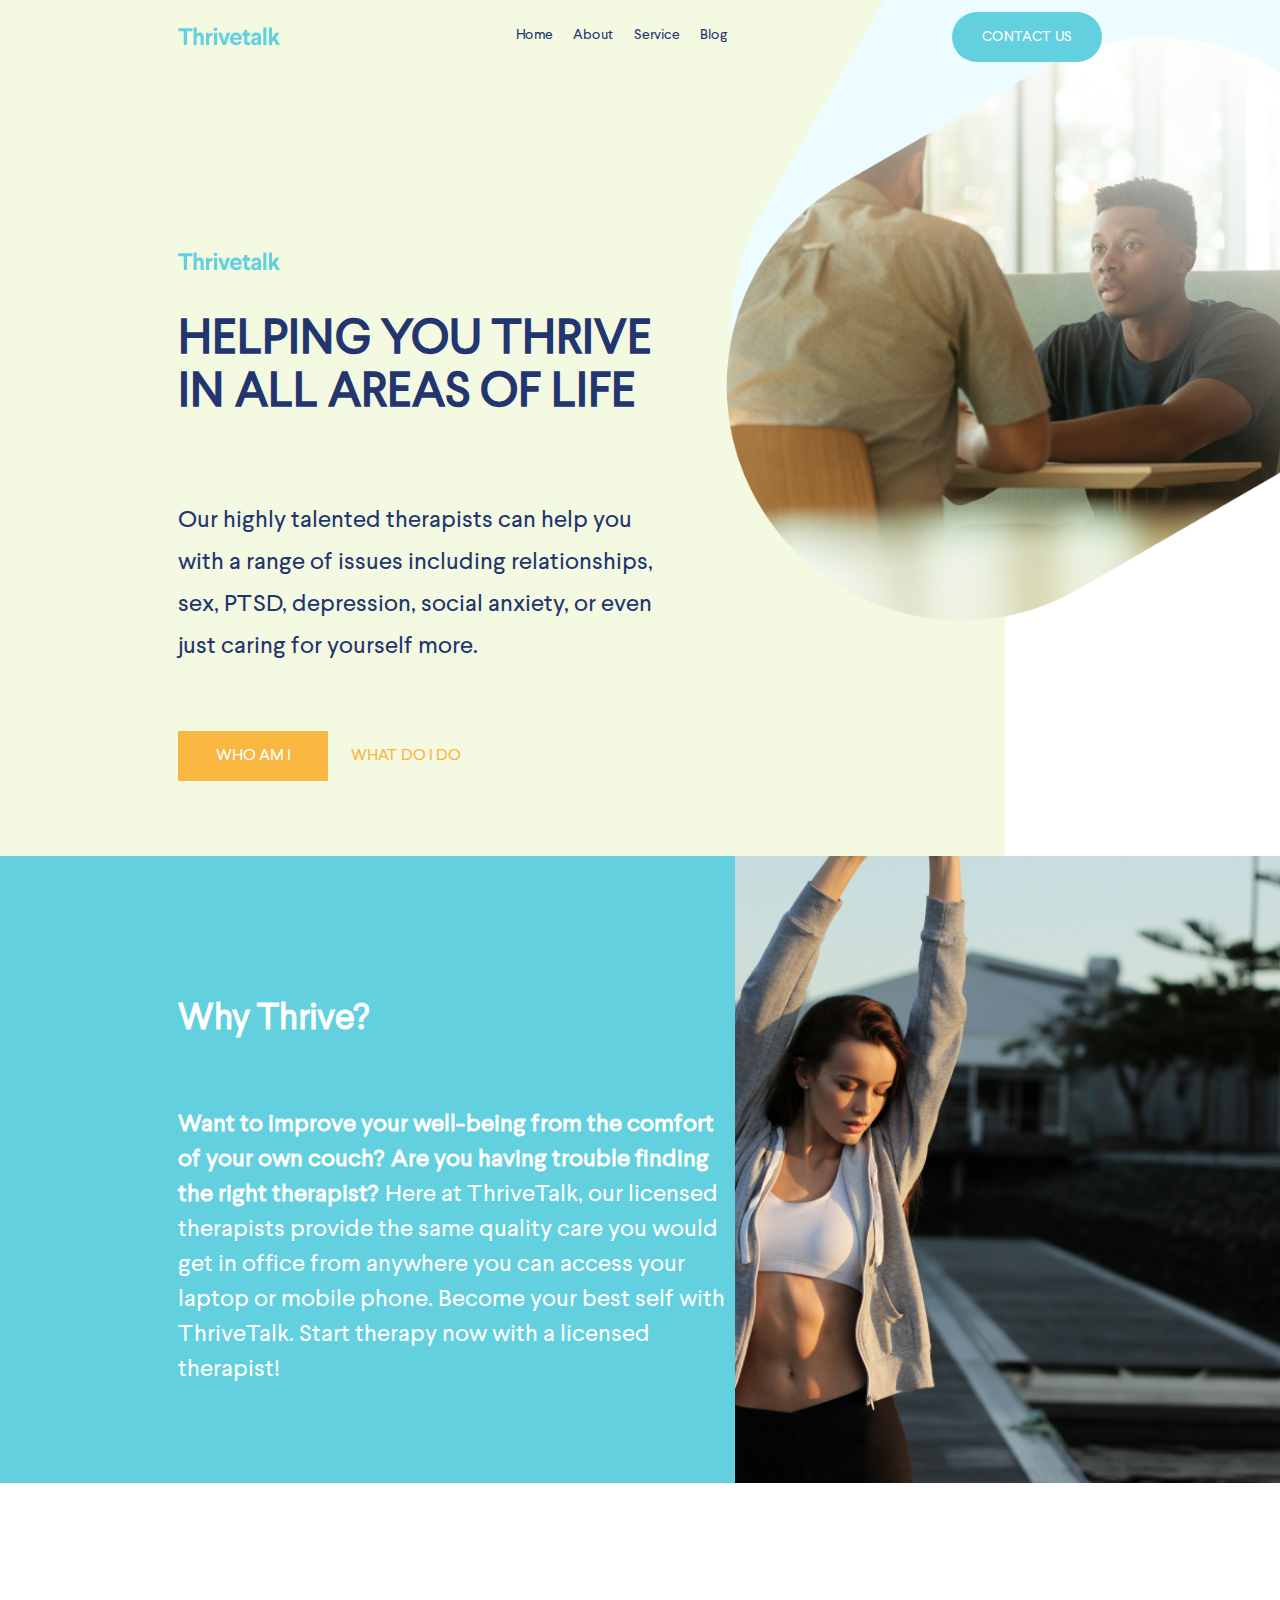
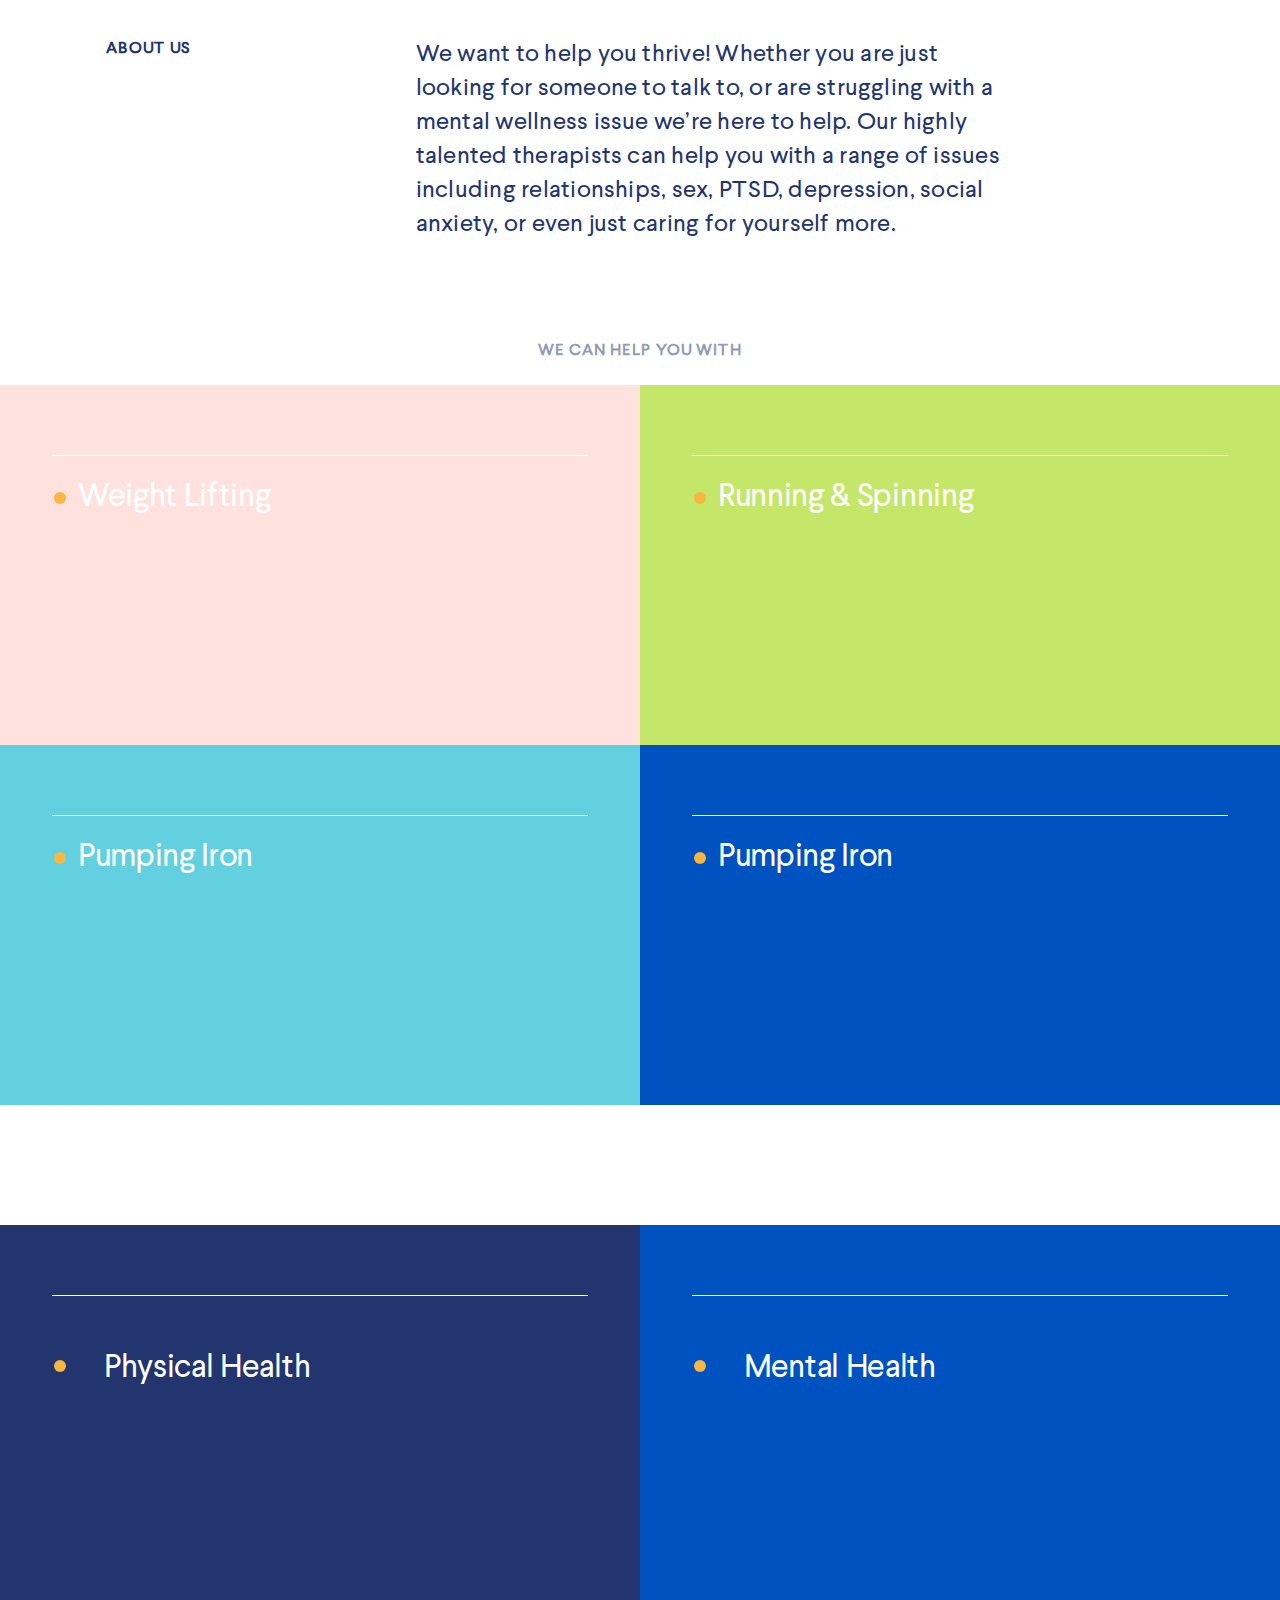
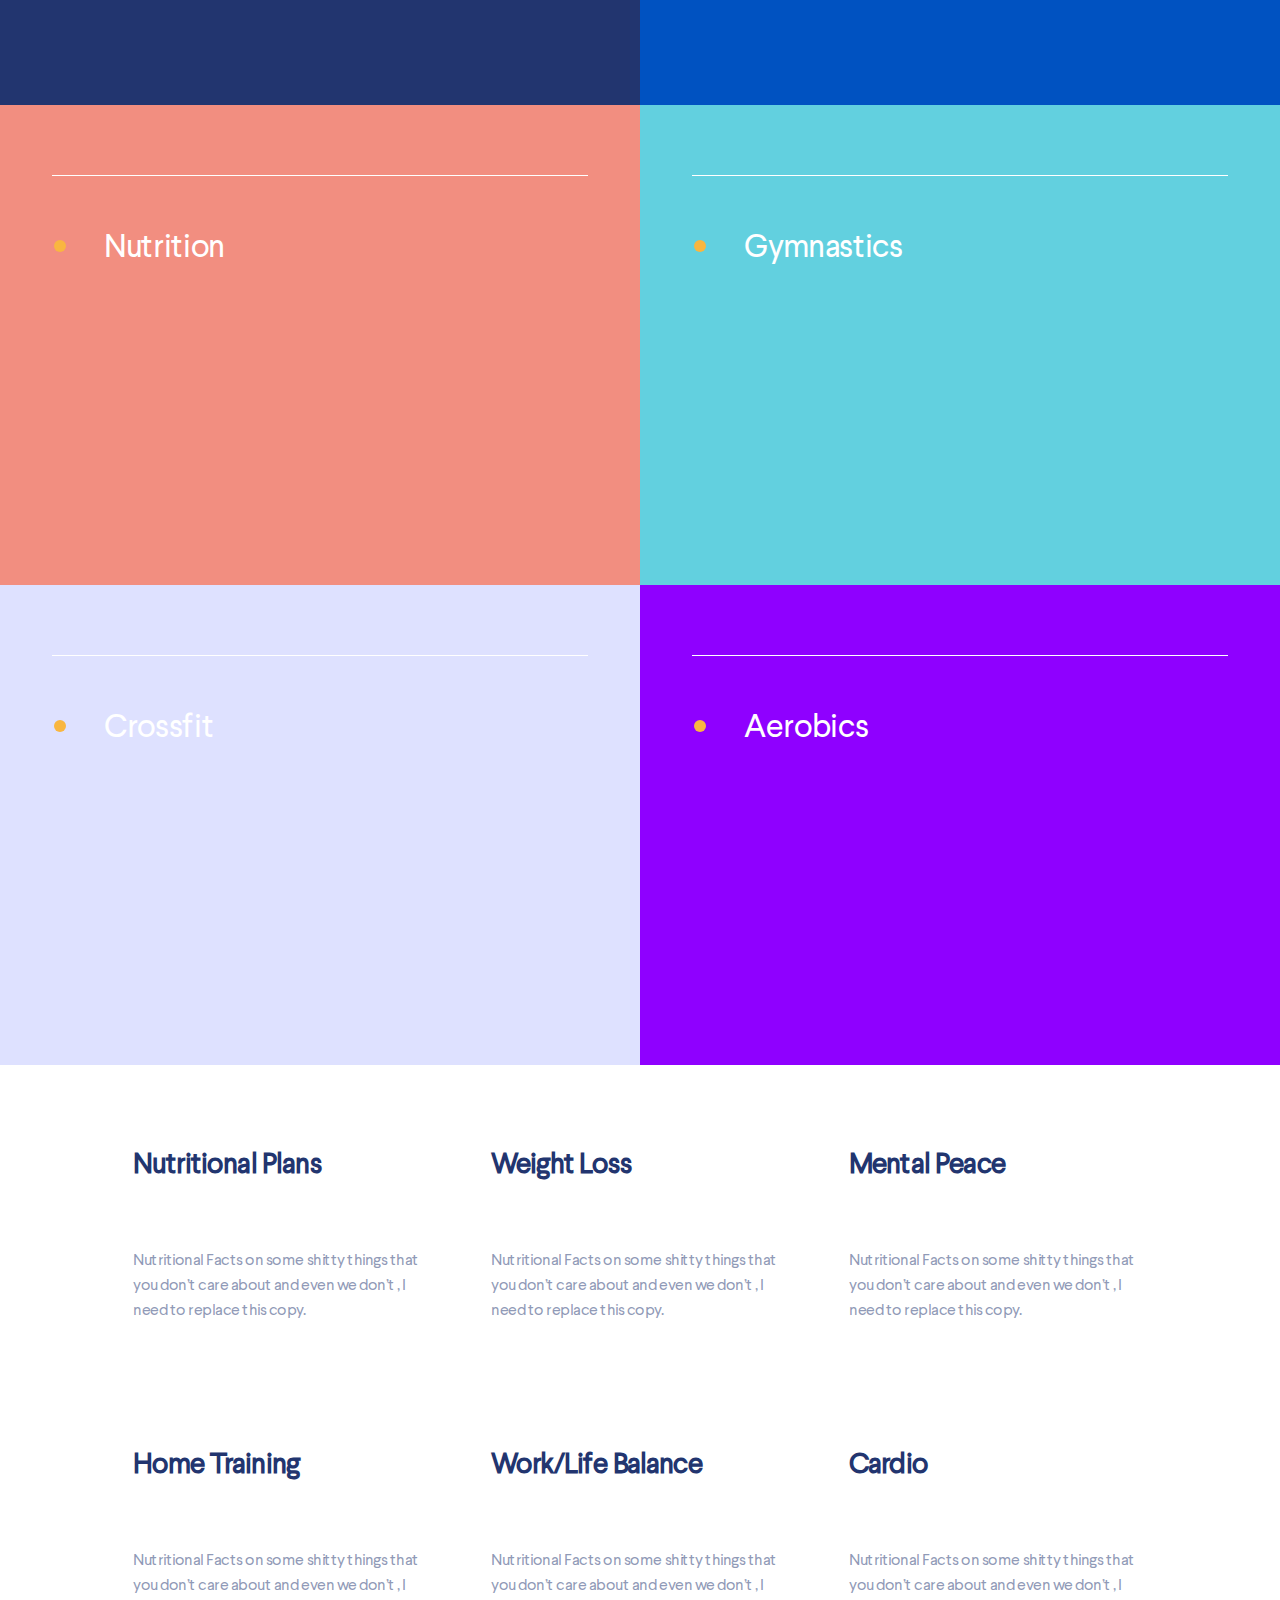
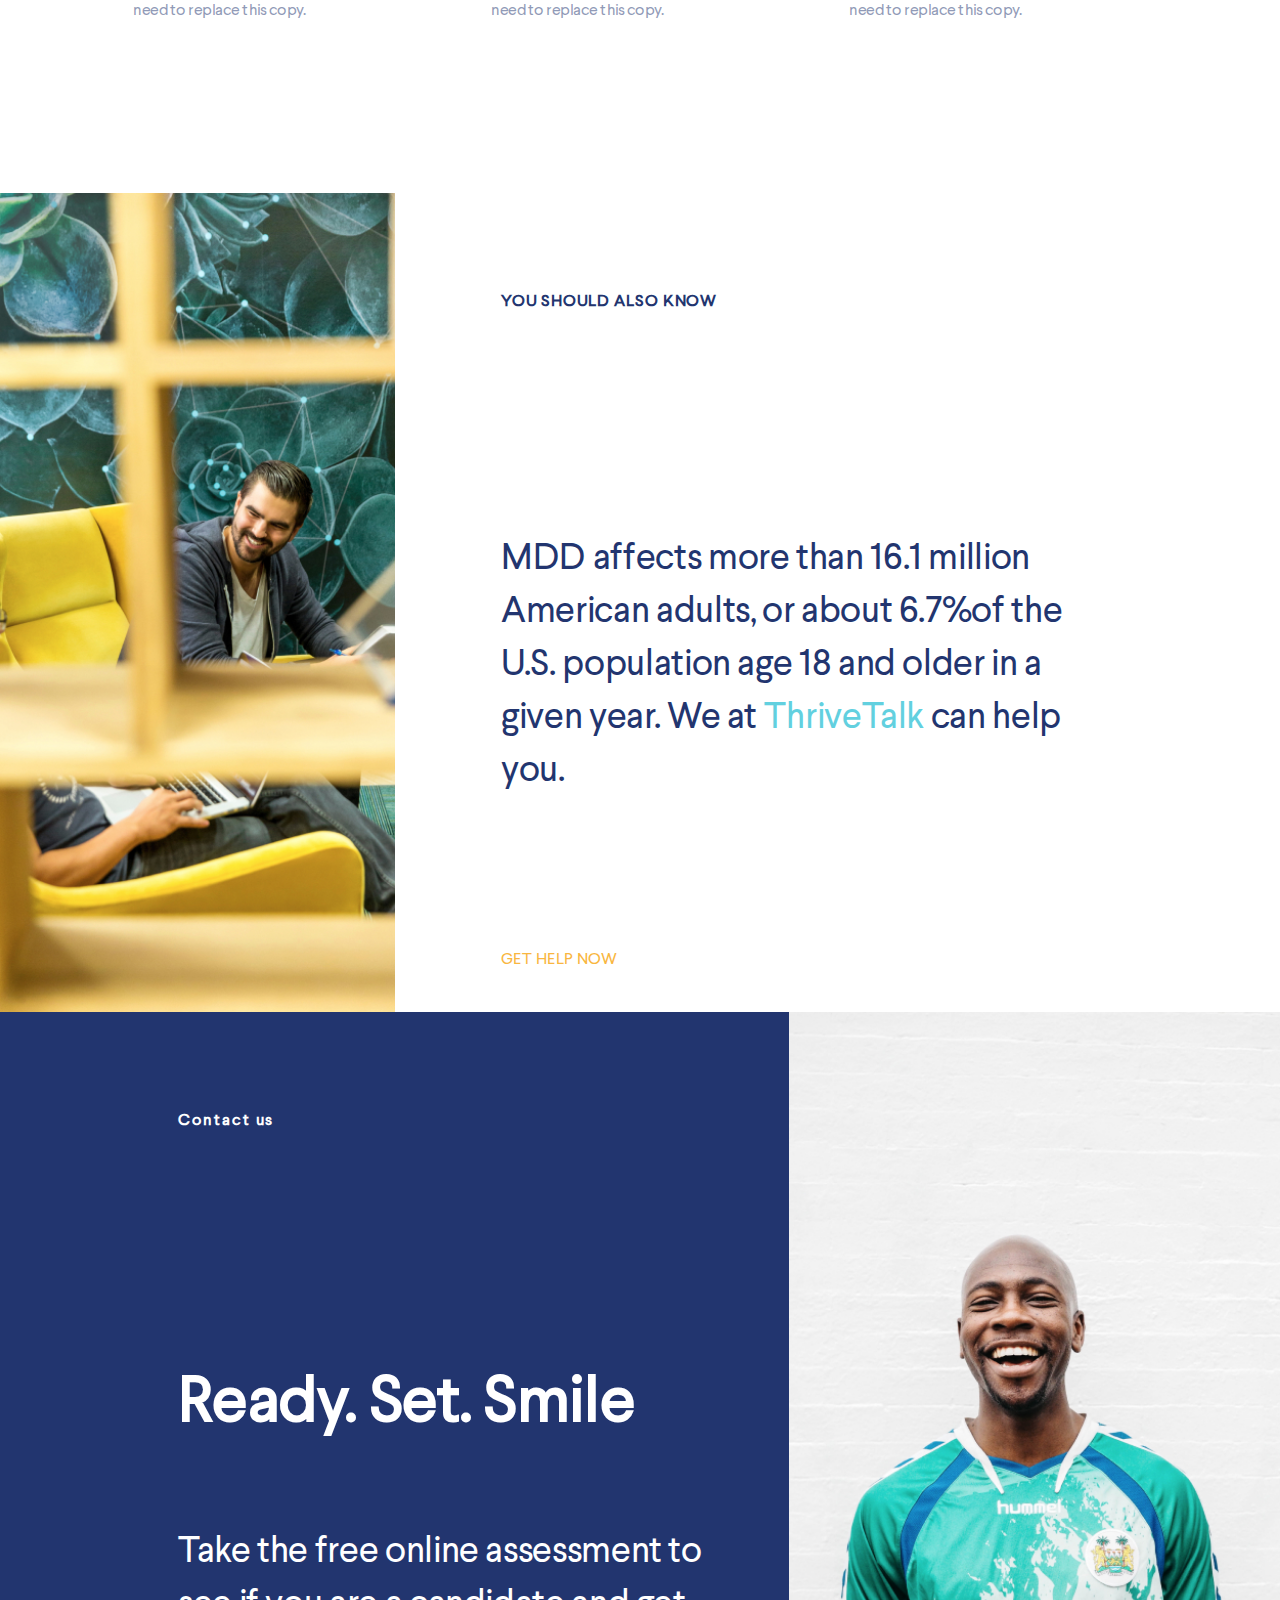
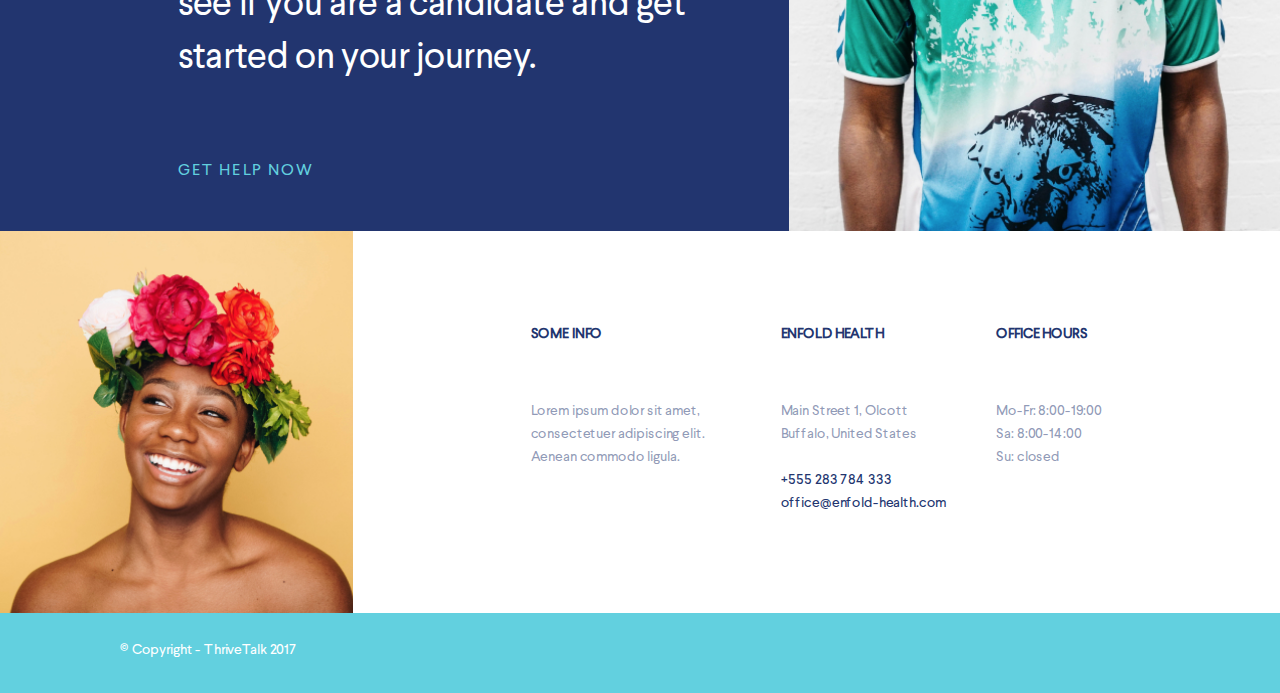
<file: index.html>
<!DOCTYPE html><html lang="en"><head><meta charset="UTF-8"><meta name="viewport" content="width=device-width, initial-scale=1.0"><title>ThriveTalk</title><link rel="stylesheet" href="main.f3d3b4b6.css"></head><body class="container"> <div class="container__item"> <header class="header"> <a href="" class="header__logo-link"> <img src="logo.e5e368f8.svg" alt="ThriveTalk logo" class="header__logo"> </a> <nav class="header__nav"> <input id="nav-toggler" type="checkbox" class="header__toggler"> <label for="nav-toggler" class="header__toggler-label"> </label> <ul class="header__list"> <li class="header__list-item"> <a href="#" class="header__link"> Home </a> </li> <li class="header__list-item"> <a href="#about" class="header__link"> About </a> </li> <li class="header__list-item"> <a href="#service" class="header__link"> Service </a> </li> <li class="header__list-item"> <a href="#categories" class="header__link"> Blog </a> </li> </ul> </nav> <a href="#contact" class="header__contact"> Contact us </a> </header> <main class="content"> <section class="intro"> <div class="intro__text"> <a href="" class="intro__logo-link"> <img src="logo.e5e368f8.svg" alt="ThriveTalk logo" class="intro__logo"> </a> <h2 class="intro__title">Helping you thrive in all areas of life</h2> <p class="intro__description"> Our highly talented therapists can help you with a range of issues including relationships, sex, PTSD, depression, social anxiety, or even just caring for yourself more. </p> <a href="#about" class="intro__link intro__link--colored">Who am I</a> <a href="#service" class="intro__link intro__link--transparent">What do I do</a> </div> <div class="intro__background"> <div class="intro__img"> <div class="intro__shadow"></div> </div> </div> <div class="intro__white"></div> </section> <section class="thesis"> <h3 class="thesis__title">Why Thrive?</h3> <p class="thesis__description"> <strong> Want to improve your well-being from the comfort of your own couch? Are you having trouble finding the right therapist? </strong> Here at ThriveTalk, our licensed therapists provide the same quality care you would get in office from anywhere you can access your laptop or mobile phone. Become your best self with ThriveTalk. Start therapy now with a licensed therapist! </p> </section> <section class="about" id="about"> <h4 class="about__title"> About us </h4> <p class="about__description">We want to help you thrive! Whether you are just looking for someone to talk to, or are struggling with a mental wellness issue we’re here to help. Our highly talented therapists can help you with a range of issues including relationships, sex, PTSD, depression, social anxiety, or even just caring for yourself more. </p> </section> <section class="service" id="service"> <h5 class="service__title">We can help you with</h5> <ul class="service__list"> <li class="service__item service__item--lifting">Weight lifting</li> <li class="service__item service__item--running">Running & spinning</li> <li class="service__item service__item--pumping">Pumping iron</li> <li class="service__item service__item--pumping-iron">pumping iron</li> </ul> </section> <section class="categories" id="categories"> <div class="categories__item categories__item--physical">Physical health</div> <div class="categories__item categories__item--mental">mental health</div> <div class="categories__item categories__item--nutrition">nutrition</div> <div class="categories__item categories__item--gymnastics">gymnastics</div> <div class="categories__item categories__item--crossfit">crossfit</div> <div class="categories__item categories__item--aerobics">aerobics</div> </section> <section class="features"> <div class="features__item"> <h6 class="features__title">Nutritional Plans</h6> <p class="features__description">Nutritional Facts on some shitty things that you don’t care about and even we don’t , I need to replace this copy.</p> </div> <div class="features__item"> <h6 class="features__title">Weight Loss</h6> <p class="features__description">Nutritional Facts on some shitty things that you don’t care about and even we don’t , I need to replace this copy.</p> </div> <div class="features__item"> <h6 class="features__title">Mental Peace</h6> <p class="features__description">Nutritional Facts on some shitty things that you don’t care about and even we don’t , I need to replace this copy.</p> </div> <div class="features__item"> <h6 class="features__title">Home Training</h6> <p class="features__description">Nutritional Facts on some shitty things that you don’t care about and even we don’t , I need to replace this copy.</p> </div> <div class="features__item"> <h6 class="features__title">Work/Life Balance</h6> <p class="features__description">Nutritional Facts on some shitty things that you don’t care about and even we don’t , I need to replace this copy.</p> </div> <div class="features__item"> <h6 class="features__title">Cardio</h6> <p class="features__description">Nutritional Facts on some shitty things that you don’t care about and even we don’t , I need to replace this copy.</p> </div> </section> <section class="also"> <div class="also__image"></div> <div class="also__text"> <h5 class="also__title">You should also know</h5> <p class="also__description">MDD affects more than 16.1 million American adults, or about 6.7%of the U.S. population age 18 and older in a given year. We at <span class="also__thrive" href="#">ThriveTalk</span> can help you.</p> <a href="#" class="also__link also__link--transparent"> Get help now </a> </div> </section> <section class="contact" id="contact"> <h5 class="contact__title">Contact us</h5> <h3 class="contact__slogan">Ready. Set. Smile</h3> <p class="contact__description"> Take the free online assessment to see if you are a candidate and get started on your journey. </p> <a href="#" class="contact__link contact__link--transparent">Get help now</a> </section> </main> <footer class="footer"> <div class="footer__top"> <div class="footer__image"></div> <div class="footer__contact"> <div class="footer__item"> <h5 class="footer__title">SOME INFO</h5> <p class="footer__description"> Lorem ipsum dolor sit amet, consectetuer adipiscing elit. Aenean commodo ligula. </p> </div> <div class="footer__item"> <h5 class="footer__title">ENFOLD HEALTH</h5> <p class="footer__description">Main Street 1, Olcott <br> Buffalo, United States <br> <br> <a class="footer__link" href="tel:555283784333"> +555 283 784 333 </a> <br> <a class="footer__link" href="mailto:office@enfold-health.com"> office@enfold-health.com </a> </p> </div> <div class="footer__item"> <h5 class="footer__title">OFFICE HOURS</h5> <p class="footer__description">Mo-Fr: 8:00-19:00 <br> Sa: 8:00-14:00 <br> Su: closed </p> </div> </div> </div> <div class="footer__copyright container__item"> <p>&copy; Copyright - ThriveTalk 2017</p> </div> </footer> </div> </body></html>
</file>
<file: main.f3d3b4b6.css>
h1{font-family:Roboto,sans-serif;font-weight:400}.also__link,.contact__link,.intro__link{display:inline-block;font-size:16px;text-transform:uppercase;text-decoration:none;text-align:center;transition:.3s}.intro__link--colored{background-color:#f9b640;color:#fff}.also__link,.intro__link--transparent{color:#f9b640}.categories__item,.service__item{position:relative;font-size:32px;color:#fff;line-height:34px;letter-spacing:-.01em;text-transform:capitalize}.categories__item:before,.service__item:before{content:"";position:absolute;top:107px;left:54px;width:12px;height:12px;background-color:#f9b640;border-radius:50%}.categories__item:after,.service__item:after{content:"";position:absolute;top:70px;left:52px;right:52px;height:1px;background-color:#fff}@font-face{font-family:Larsseit;src:url(Larsseit.9c64543d.woff) format("woff");font-weight:400;font-style:normal}html{scroll-behavior:smooth}*{margin:0;box-sizing:border-box}@media (min-width:1600px){.container{background-color:#f4f9e2}}@media (min-width:1600px){.container__item{width:1444px;margin:0 auto}}.header{background-color:#f4f9e2;display:flex;justify-content:space-between;padding:27px 178px 0;height:65px}@media (max-width:1025px){.header{padding:27px 80px 0}}@media (max-width:mobile){.header{padding:27px 40px 0}}.header__logo-link{position:relative;z-index:2}@media (max-width:1025px){.header__logo-link{margin-right:10px}}.header__toggler,.header__toggler-label{position:relative;z-index:2;display:none}.header__toggler-label{margin:0 auto 20px;color:#22356f;text-align:center}@media (max-width:1025px){.header__toggler-label{display:block}}.header__toggler-label:hover{cursor:pointer}.header__toggler-label:after{content:"="}.header__toggler:checked~.header__toggler-label:after{content:"x"}.header__list{position:relative;z-index:2;padding:0 40px;display:flex;justify-content:space-between;list-style-type:none}@media (max-width:1025px){.header__list{flex-direction:column;background-color:#62d0df}}@media (max-width:1025px){.header__toggler:not(:checked)~.header__list{display:none}}.header__list-item{padding:0 10px 10px;transition:.3s}.header__list-item:last-of-type{padding-right:0}@media (max-width:1025px){.header__list-item:last-of-type{padding-right:10px}}.header__link{display:block;position:relative;font-size:14px;line-height:16px;color:#22356f;text-decoration:none;transition:.3s}@media (max-width:1025px){.header__link{padding:10px 0;text-align:center}}.header__link:hover{font-weight:700}.header__link:hover:after{bottom:-5px}.header__link:active:after,.header__link:hover:after{content:"";position:absolute;right:0;width:100%;height:1px;background-color:#22356f}.header__link:active:after{bottom:0}.header__contact{position:relative;z-index:2;display:inline-block;margin:-15px 0;width:150px;height:50px;color:#fff;text-decoration:none;text-transform:uppercase;text-align:center;line-height:50px;font-size:14px;background-color:#62d0df;border-radius:50px;transition:.3s}@media (max-width:1025px){.header__contact{margin-top:-10px;width:100px;height:40px;font-size:12px;line-height:40px}}@media (max-width:768px){.header__contact{display:block;margin-top:0;margin-left:10px;padding:0 5px;width:100px;height:25px;font-size:10px;line-height:25px}}.header__contact:hover{background-color:#22356f;color:#f9b640}.intro{z-index:0;display:flex;justify-content:space-between;padding:187px 0 0 178px;background-color:#f4f9e2}@media (max-width:1025px){.intro{padding-right:80px;padding-left:80px}}@media (max-width:768px){.intro{padding-right:40px;padding-left:40px}}.intro__text{z-index:2;max-width:484px}@media (max-width:768px){.intro__text{width:100%}}.intro__logo{margin-bottom:37px}.intro__title{margin-bottom:19px;width:100%;height:167px;font-size:48px;line-height:53px;text-transform:uppercase}@media (max-width:768px){.intro__title{font-size:36px}}.intro__description{margin-bottom:63px;width:100%;font-size:24px;line-height:42px}.intro__link{position:relative;z-index:2;margin-bottom:75px;height:50px;width:150px;line-height:50px}.intro__link--colored:hover{background-color:#22356f;color:#f9b640}.intro__link--transparent:hover{color:#22356f}.intro__background{position:absolute;top:0;right:0;z-index:0;width:50%;height:704px}@media (max-width:1025px){.intro__background{width:100%}}@media (min-width:1280px){.intro__background{height:704px}}.intro__img{position:relative;height:704px;background:url(intro.37bd73e2.png);background-size:cover;background-repeat:no-repeat;background-position:50%}@media (max-width:768px){.intro__img{background-position:100%}}@media (min-width:1280px){.intro__img{height:704px}}.intro__shadow{position:relative;z-index:-1;bottom:45px;height:704px;background-image:url(intro-blue.47408285.svg);background-size:cover;background-repeat:no-repeat;background-position:50%}@media (max-width:768px){.intro__shadow{background-position:100%}}@media (min-width:1280px){.intro__shadow{height:704px}}.intro__white{width:25%;background-color:#fff}@media (max-width:1025px){.intro__white{display:none}}.thesis{padding:150px 0 95px 178px;color:#fff;background-image:url(thesis.fb27e60f.jpg);background-repeat:no-repeat;background-position:100%;background-size:contain;background-color:#62d0df}@media (max-width:1025px){.thesis{padding-left:80px;padding-right:80px;background-image:none}}@media (max-width:768px){.thesis{padding-left:40px}}.thesis__title{margin-bottom:75px;font-size:36px;line-height:27px;letter-spacing:-.01em}.thesis__description{max-width:555px;font-size:24px;line-height:35px}.about{display:flex;padding-top:155px;padding-bottom:100px;background-color:#fff}@media (max-width:1025px){.about{flex-direction:column}}.about__title{padding-left:106px;font-size:16px;line-height:23px;text-transform:uppercase;letter-spacing:.06em}@media (max-width:1025px){.about__title{padding-left:0;margin-bottom:80px;text-align:center}}.about__description{margin-left:225px;width:592px;font-size:24px;line-height:34px;letter-spacing:.01em}@media (max-width:1025px){.about__description{margin-left:0;margin-bottom:80px;padding-left:80px;padding-right:80px;width:100%}}.service{padding-bottom:120px;background-color:#fff}.service__title{padding-bottom:24px;text-align:center;text-transform:uppercase;font-size:16px;line-height:19px;letter-spacing:.06em;color:rgba(34,53,111,.5)}.service__list{display:grid;grid-template-columns:repeat(4,1fr);padding:0;list-style-type:none}@media (max-width:1439px){.service__list{grid-template-columns:repeat(2,1fr)}}@media (max-width:600px){.service__list{grid-template-columns:repeat(1,1fr)}}.service__item{padding:95px 52px 0 78px;height:360px;transition:.3s}.service__item:hover{cursor:pointer;position:relative;z-index:1}.service__item--lifting{background-color:#ffe2de}.service__item--lifting:hover{background-color:#ff8170}.service__item--running{background-color:#c4e769}.service__item--running:hover{background-color:#86af1d}.service__item--pumping{background-color:#62d0df}.service__item--pumping:hover{background-color:#1f8a98}.service__item--pumping-iron{background-color:#0052c1}.service__item--pumping-iron:hover{background-color:#00193d}.categories{display:grid;grid-template-columns:repeat(3,1fr);background-color:#fff}@media (max-width:1439px){.categories{grid-template-columns:repeat(2,1fr)}}@media (max-width:959px){.categories{grid-template-columns:repeat(1,1fr)}}.categories__item{padding:126px 219px 0 104px;height:480px;transition:.3s}@media (max-width:1025px){.categories__item{padding-right:100px}}@media (max-width:768px){.categories__item{padding-right:40px}}.categories__item:hover{cursor:pointer;background-size:cover;background-position:50%;background-repeat:no-repeat}.categories__item:before{top:135px}.categories__item--physical{background-color:#22356f}.categories__item--mental{background-color:#0052c1}.categories__item--nutrition{background-color:#f28e80}.categories__item--gymnastics{background-color:#62d0df}.categories__item--crossfit{background-color:#dee1ff}.categories__item--aerobics{background-color:#8f00ff}.categories__item--aerobics:hover{background-image:url(aerobics.6df899bd.jpg)}.categories__item--crossfit:hover{background-image:url(crossfit.38782a6a.jpg)}.categories__item--gymnastics:hover{background-image:url(gymnastics.609bde8d.jpg)}.categories__item--mental:hover{background-image:url(mental.26c6ce32.jpg)}.categories__item--nutrition:hover{background-image:url(nutrition.c92354c6.jpg)}.categories__item--physical:hover{background-image:url(physical.53b2da5a.jpg)}.features{display:grid;grid-template-columns:repeat(3,1fr);grid-template-rows:repeat(2,240px);gap:60px;justify-content:center;padding:85px 178px 0;background-color:#fff}@media (max-width:1025px){.features{grid-template-columns:repeat(2,1fr);padding:85px 80px}}@media (max-width:768px){.features{grid-template-columns:repeat(1,298px);grid-template-rows:repeat(6,1fr);padding:85px 0;margin:0 auto}}.features__item{display:grid;max-width:298px}@media (max-width:1025px){.features__item{grid-template-rows:1fr 2fr}}.features__title{font-size:28px;line-height:33px;letter-spacing:-.03em}@media (max-width:1025px){.features__title{font-size:24px}}.features__description{width:300px;font-size:16px;line-height:25px;letter-spacing:-.03em;color:rgba(34,53,111,.5)}@media (max-width:1025px){.features__description{width:100%;font-size:14px}}.also{display:flex;padding:103px 178px 0 0;background-color:#fff}@media (max-width:768px){.also{flex-direction:column;padding-right:0}}.also__image{width:1500px;background-image:url(also.81f6822c.jpg);background-size:cover;background-position:50%;background-repeat:no-repeat}@media (max-width:768px){.also__image{width:100%;height:400px}}.also__text{margin-left:106px;margin-top:103px;background-color:#fff}@media (max-width:768px){.also__text{margin-left:40px;padding-right:40px}}.also__title{margin-bottom:225px;font-size:16px;line-height:12px;letter-spacing:.06em;color:#22356f;text-transform:uppercase}.also__description{margin-bottom:152px;font-size:36px;line-height:53px;letter-spacing:-.01em;color:#22356f}.also__thrive{text-decoration:none;color:#62d0df}.also__link{margin-bottom:42px}.also__link:hover{color:#22356f}.contact{padding-top:103px;padding-bottom:48px;padding-left:178px;background-color:#22356f;background-image:url(contact.7f5c584e.jpg);background-repeat:no-repeat;background-position:100%;background-size:contain}@media (max-width:1175px){.contact{padding-left:80px;background-image:none}}@media (max-width:768px){.contact{padding-left:40px}}.contact__title{margin-bottom:230px;font-size:16px;line-height:12px;letter-spacing:.1em;color:#fff}.contact__slogan{margin-bottom:75px;font-size:64px;line-height:94px;letter-spacing:-.01em;color:#fff}@media (max-width:768px){.contact__slogan{font-size:56px}}.contact__description{width:50%;margin-bottom:75px;font-size:36px;line-height:53px;letter-spacing:-.01em;color:#fff}@media (max-width:768px){.contact__description{padding-right:30px;width:100%;font-size:24px;line-height:40px}}.contact__link{line-height:23px;letter-spacing:.1em;color:#62d0df}.contact__link:hover{color:#f9b640}.footer{background-color:#fff}.footer__top{display:flex}@media (max-width:768px){.footer__top{flex-direction:column}}.footer__image{background-image:url(footer.bc775545.jpg);background-repeat:no-repeat;background-position:50%;background-size:cover;width:570px}@media (max-width:768px){.footer__image{width:100%;height:400px}}.footer__contact{display:flex;justify-content:space-between;padding:98px 178px 0;width:100%;color:rgba(34,53,111,.5)}@media (max-width:1190px){.footer__contact{padding-right:40px;padding-left:40px}}@media (max-width:1025px){.footer__contact{flex-direction:column}}@media (max-width:768px){.footer__contact{padding:40px}}.footer__item{margin-bottom:98px;max-width:200px}.footer__title{margin-bottom:60px;font-size:14px;line-height:11px;letter-spacing:-.01em;color:#22356f}@media (max-width:1025px){.footer__title{margin-bottom:30px;line-height:16px}}.footer__description{font-size:14px;line-height:23px;letter-spacing:-.01em}.footer__link{color:#22356f;text-decoration:none}.footer__link:hover{cursor:pointer;color:#62d0df}.footer__copyright{padding:32px 0 26px 120px;height:80px;font-size:14px;line-height:11px;letter-spacing:-.01em;color:#fff;background-color:#62d0df}@media (max-width:1025px){.footer__copyright{padding-left:80px}}@media (max-width:768px){.footer__copyright{padding-left:40px}}body{font-family:Larsseit,sans-serif;color:#22356f;background-color:#fff}
/*# sourceMappingURL=main.f3d3b4b6.css.map */
</file>
